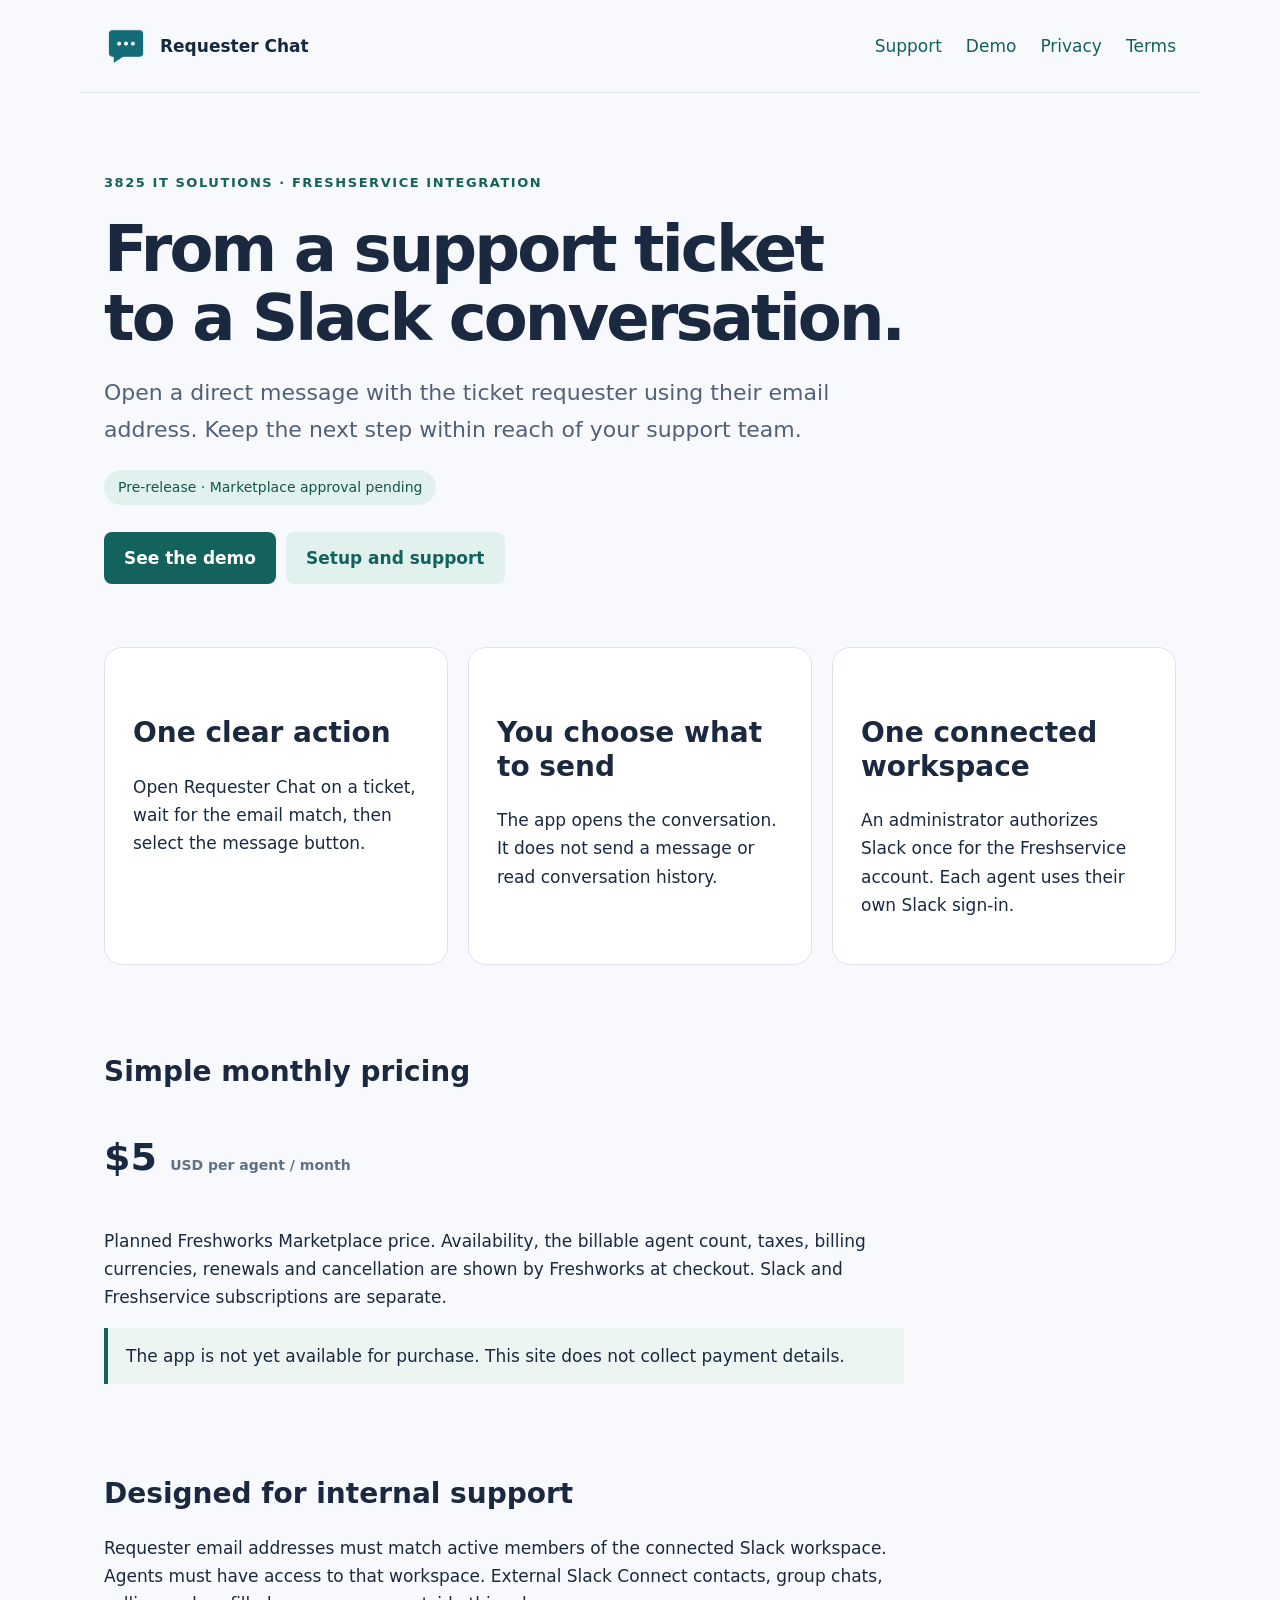
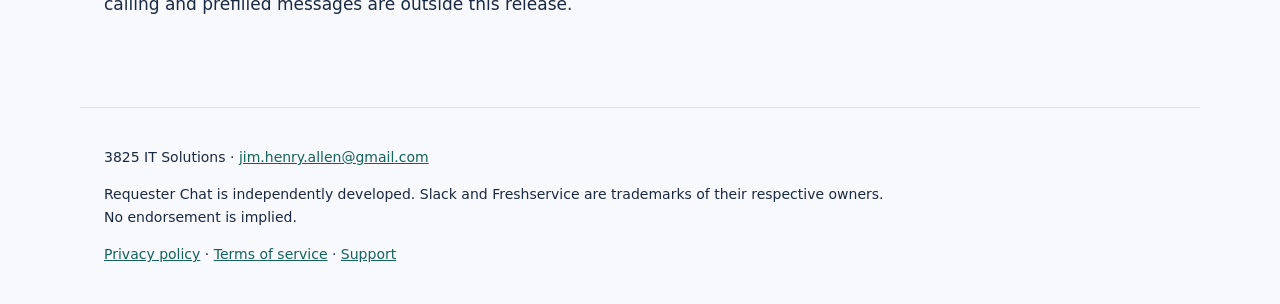
<file: index.html>
<!doctype html><html lang="en"><head><meta charset="utf-8"><meta name="viewport" content="width=device-width,initial-scale=1"><meta name="description" content="Open a requester conversation in Slack"><title>Open a requester conversation in Slack | Requester Chat</title><link rel="icon" href="icon.png"><link rel="stylesheet" href="style.css"></head><body><header><a class="brand" href="index.html"><img src="icon.png" alt="">Requester Chat</a><nav aria-label="Main navigation"><a href="support.html">Support</a><a href="demo.html">Demo</a><a href="privacy.html">Privacy</a><a href="terms.html">Terms</a></nav></header><main><section class="hero"><span class="eyebrow">3825 IT Solutions · Freshservice integration</span><h1>From a support ticket<br>to a Slack conversation.</h1><p class="lead">Open a direct message with the ticket requester using their email address. Keep the next step within reach of your support team.</p><span class="badge">Pre-release · Marketplace approval pending</span><p><a class="button" href="demo.html">See the demo</a><a class="button secondary" href="support.html">Setup and support</a></p></section><div class="cards"><section class="card"><h2>One clear action</h2><p>Open Requester Chat on a ticket, wait for the email match, then select the message button.</p></section><section class="card"><h2>You choose what to send</h2><p>The app opens the conversation. It does not send a message or read conversation history.</p></section><section class="card"><h2>One connected workspace</h2><p>An administrator authorizes Slack once for the Freshservice account. Each agent uses their own Slack sign-in.</p></section></div><section class="hero"><h2>Simple monthly pricing</h2><p class="price">$5 <span class="small">USD per agent / month</span></p><p>Planned Freshworks Marketplace price. Availability, the billable agent count, taxes, billing currencies, renewals and cancellation are shown by Freshworks at checkout. Slack and Freshservice subscriptions are separate.</p><p class="notice">The app is not yet available for purchase. This site does not collect payment details.</p></section><h2>Designed for internal support</h2><p>Requester email addresses must match active members of the connected Slack workspace. Agents must have access to that workspace. External Slack Connect contacts, group chats, calling and prefilled messages are outside this release.</p></main><footer><p>3825 IT Solutions · <a href="mailto:jim.henry.allen@gmail.com">jim.henry.allen@gmail.com</a></p><p>Requester Chat is independently developed. Slack and Freshservice are trademarks of their respective owners. No endorsement is implied.</p><p><a href="privacy.html">Privacy policy</a> · <a href="terms.html">Terms of service</a> · <a href="support.html">Support</a></p></footer></body></html>
</file>
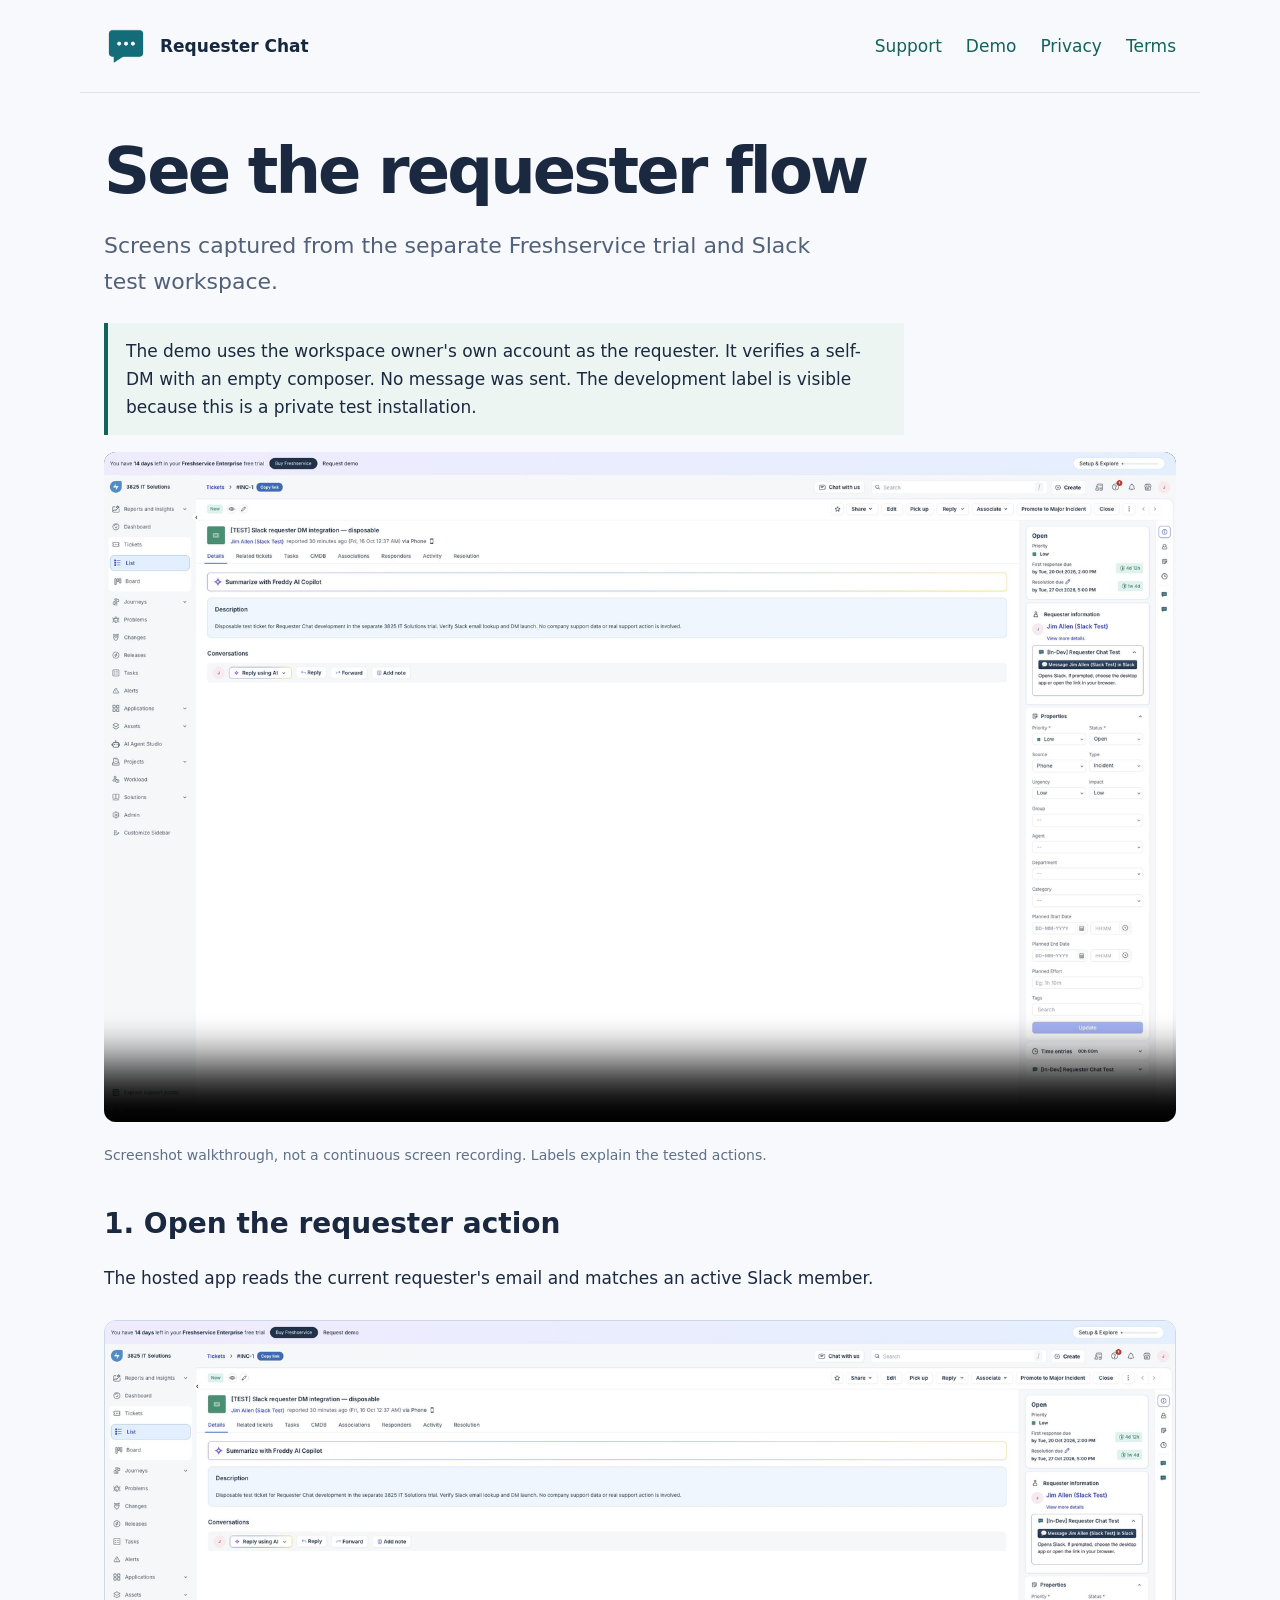
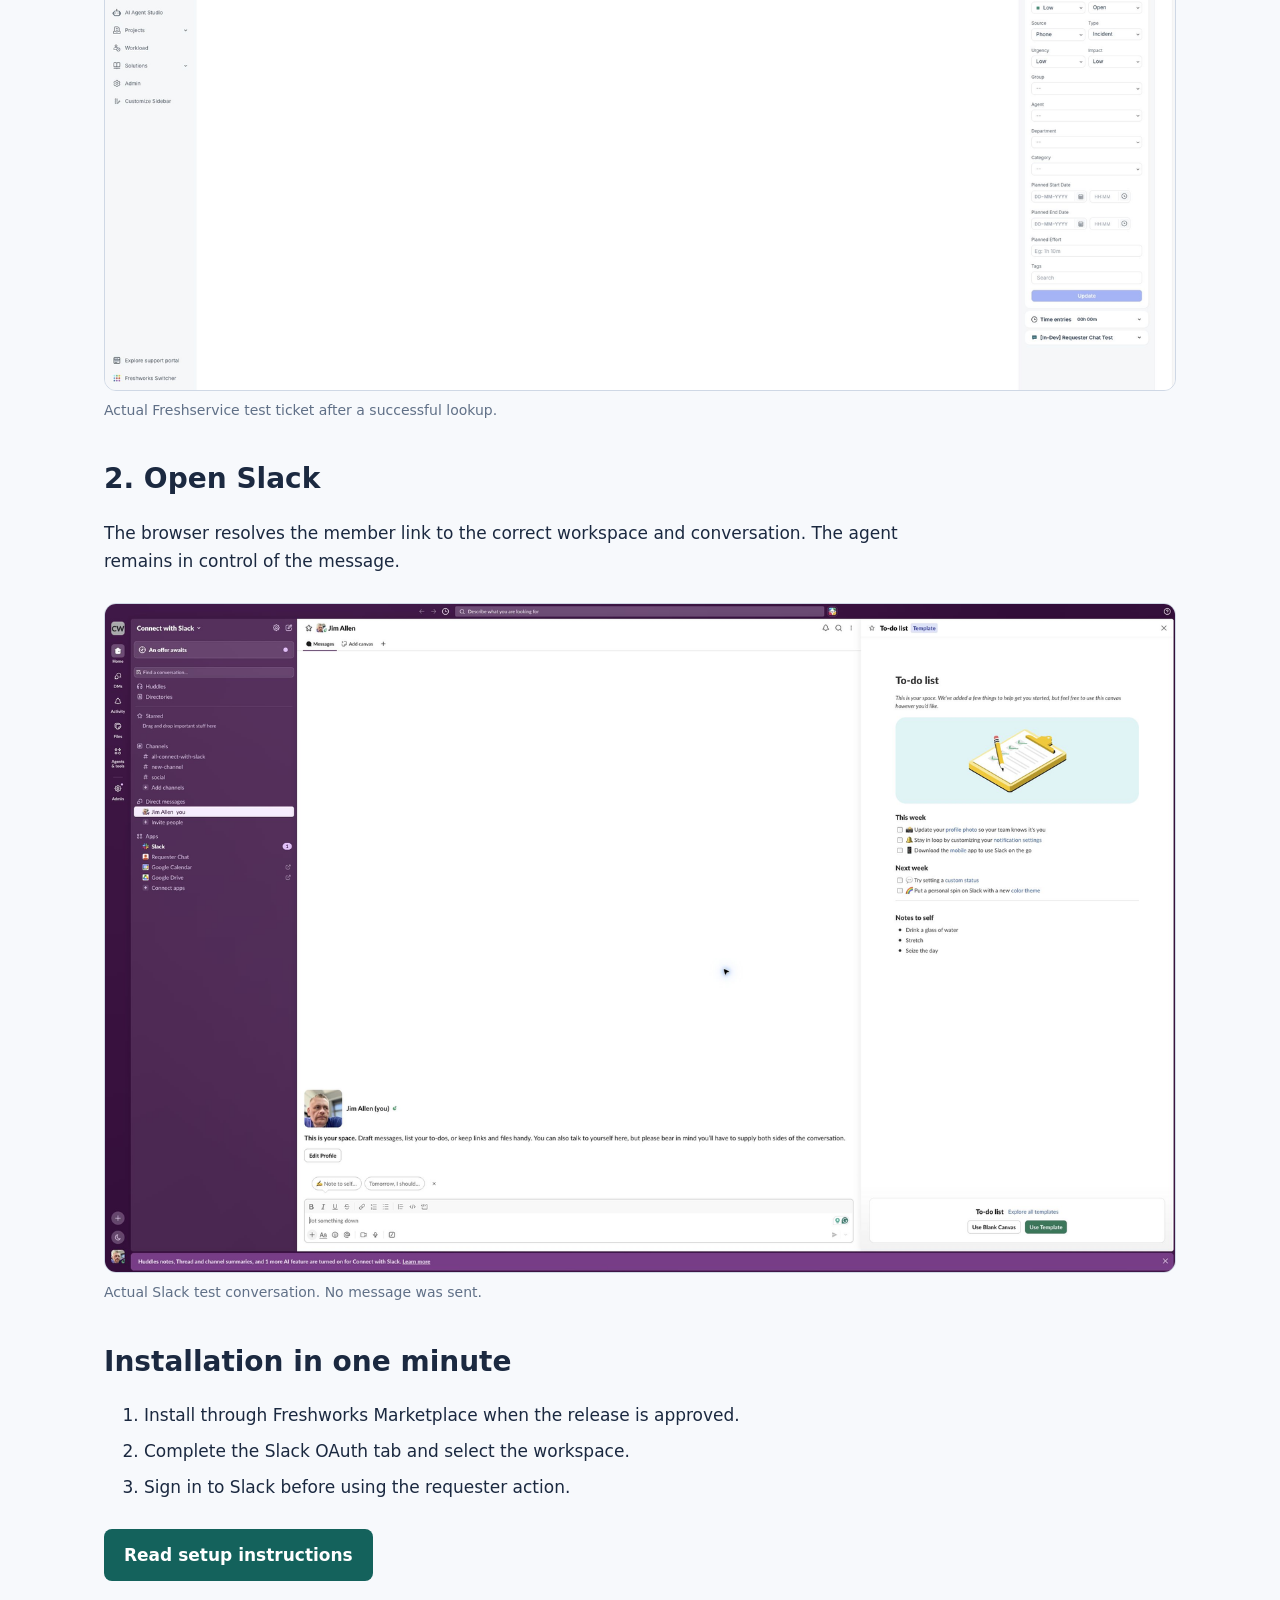
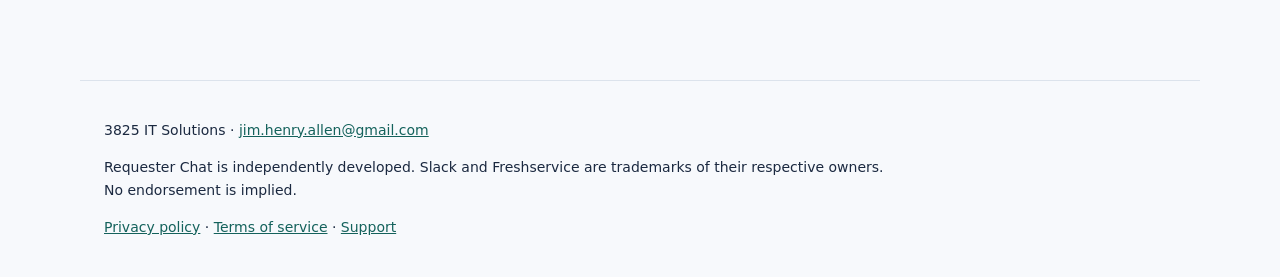
<file: demo.html>
<!doctype html><html lang="en"><head><meta charset="utf-8"><meta name="viewport" content="width=device-width,initial-scale=1"><meta name="description" content="Product demo"><title>Product demo | Requester Chat</title><link rel="icon" href="icon.png"><link rel="stylesheet" href="style.css"></head><body><header><a class="brand" href="index.html"><img src="icon.png" alt="">Requester Chat</a><nav aria-label="Main navigation"><a href="support.html">Support</a><a href="demo.html">Demo</a><a href="privacy.html">Privacy</a><a href="terms.html">Terms</a></nav></header><main><h1>See the requester flow</h1><p class="lead">Screens captured from the separate Freshservice trial and Slack test workspace.</p><p class="notice">The demo uses the workspace owner's own account as the requester. It verifies a self-DM with an empty composer. No message was sent. The development label is visible because this is a private test installation.</p><video controls preload="metadata" poster="01-requester-match.png"><source src="requester-chat-demo.mp4" type="video/mp4">Your browser does not support embedded video. <a href="requester-chat-demo.mp4">Download the demo</a>.</video><p class="small">Screenshot walkthrough, not a continuous screen recording. Labels explain the tested actions.</p><h2>1. Open the requester action</h2><p>The hosted app reads the current requester's email and matches an active Slack member.</p><figure><img src="01-requester-match.png" alt="Requester Chat showing a message action on the Freshservice test ticket" width="1600" height="1000"><figcaption>Actual Freshservice test ticket after a successful lookup.</figcaption></figure><h2>2. Open Slack</h2><p>The browser resolves the member link to the correct workspace and conversation. The agent remains in control of the message.</p><figure><img src="02-slack-dm.png" alt="Slack self-DM with an empty message composer" width="1600" height="1000"><figcaption>Actual Slack test conversation. No message was sent.</figcaption></figure><h2>Installation in one minute</h2><ol><li>Install through Freshworks Marketplace when the release is approved.</li><li>Complete the Slack OAuth tab and select the workspace.</li><li>Sign in to Slack before using the requester action.</li></ol><p><a class="button" href="support.html">Read setup instructions</a></p></main><footer><p>3825 IT Solutions · <a href="mailto:jim.henry.allen@gmail.com">jim.henry.allen@gmail.com</a></p><p>Requester Chat is independently developed. Slack and Freshservice are trademarks of their respective owners. No endorsement is implied.</p><p><a href="privacy.html">Privacy policy</a> · <a href="terms.html">Terms of service</a> · <a href="support.html">Support</a></p></footer></body></html>
</file>
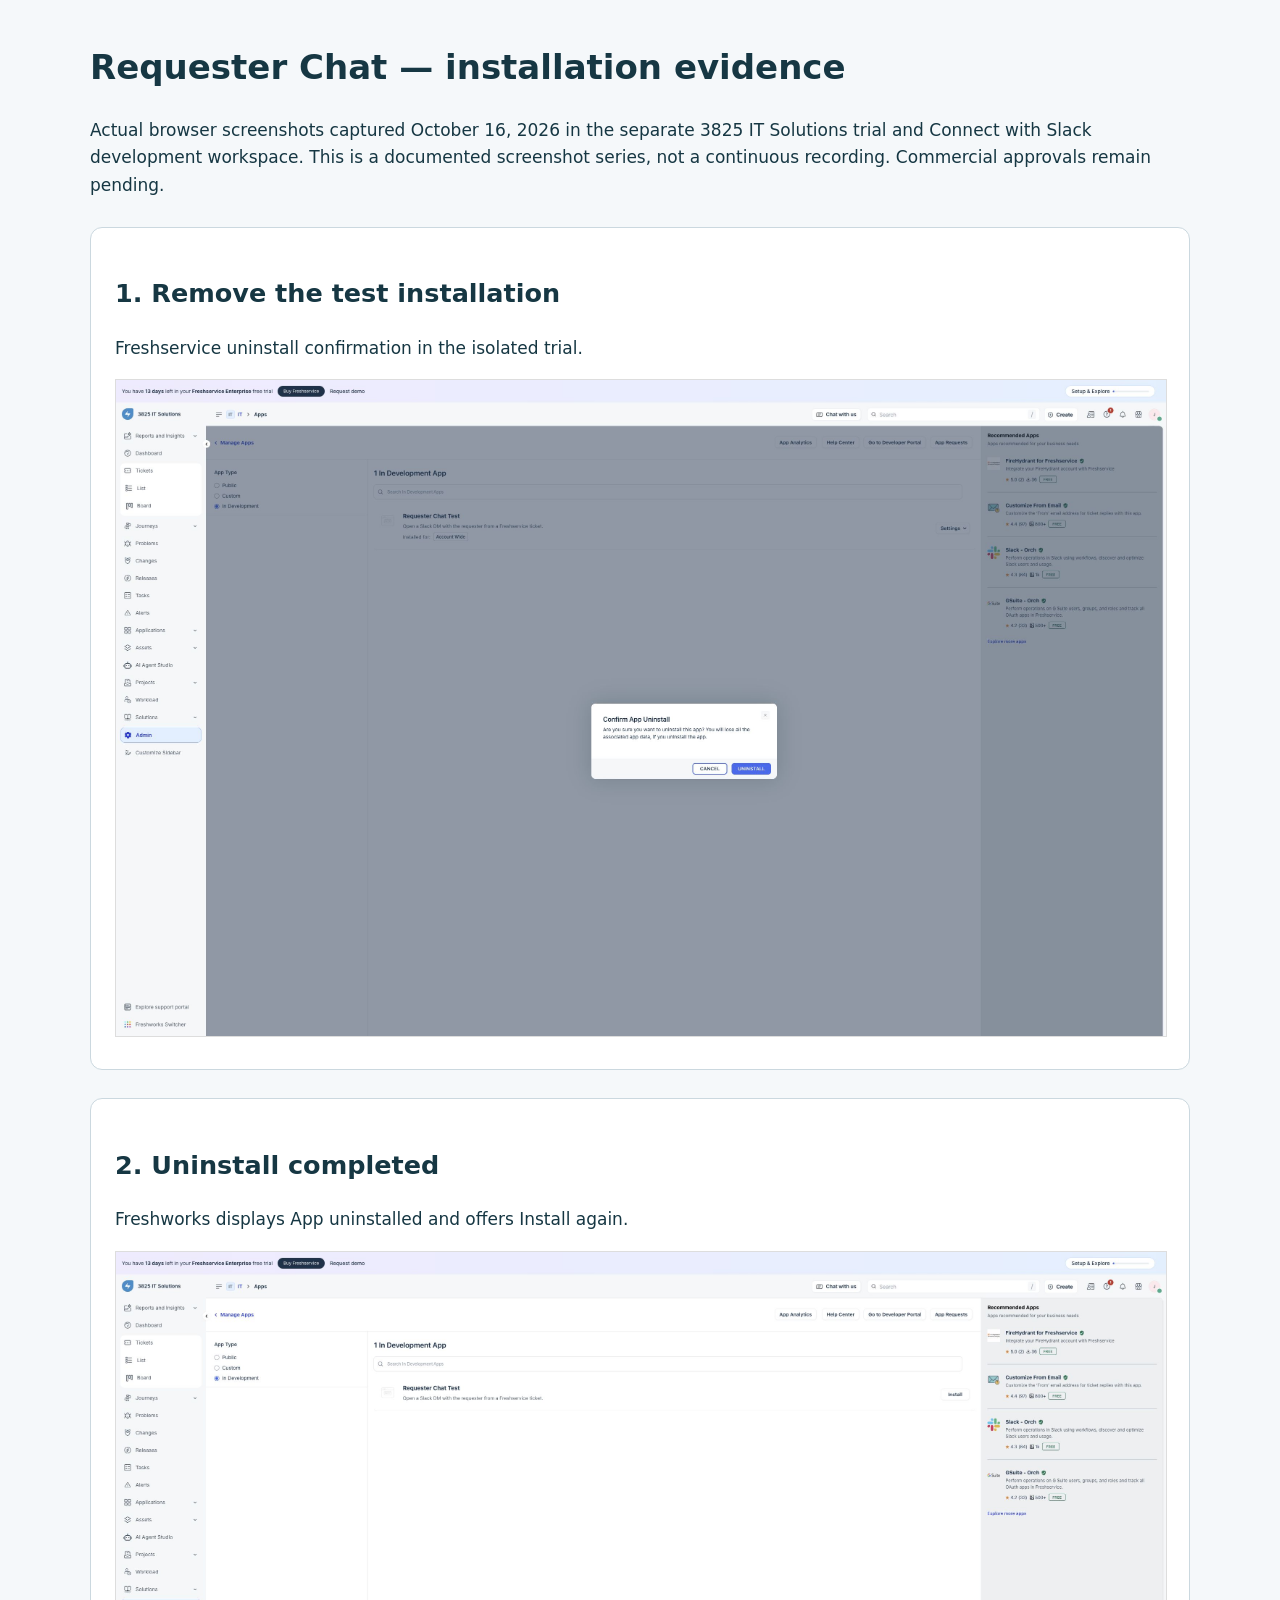
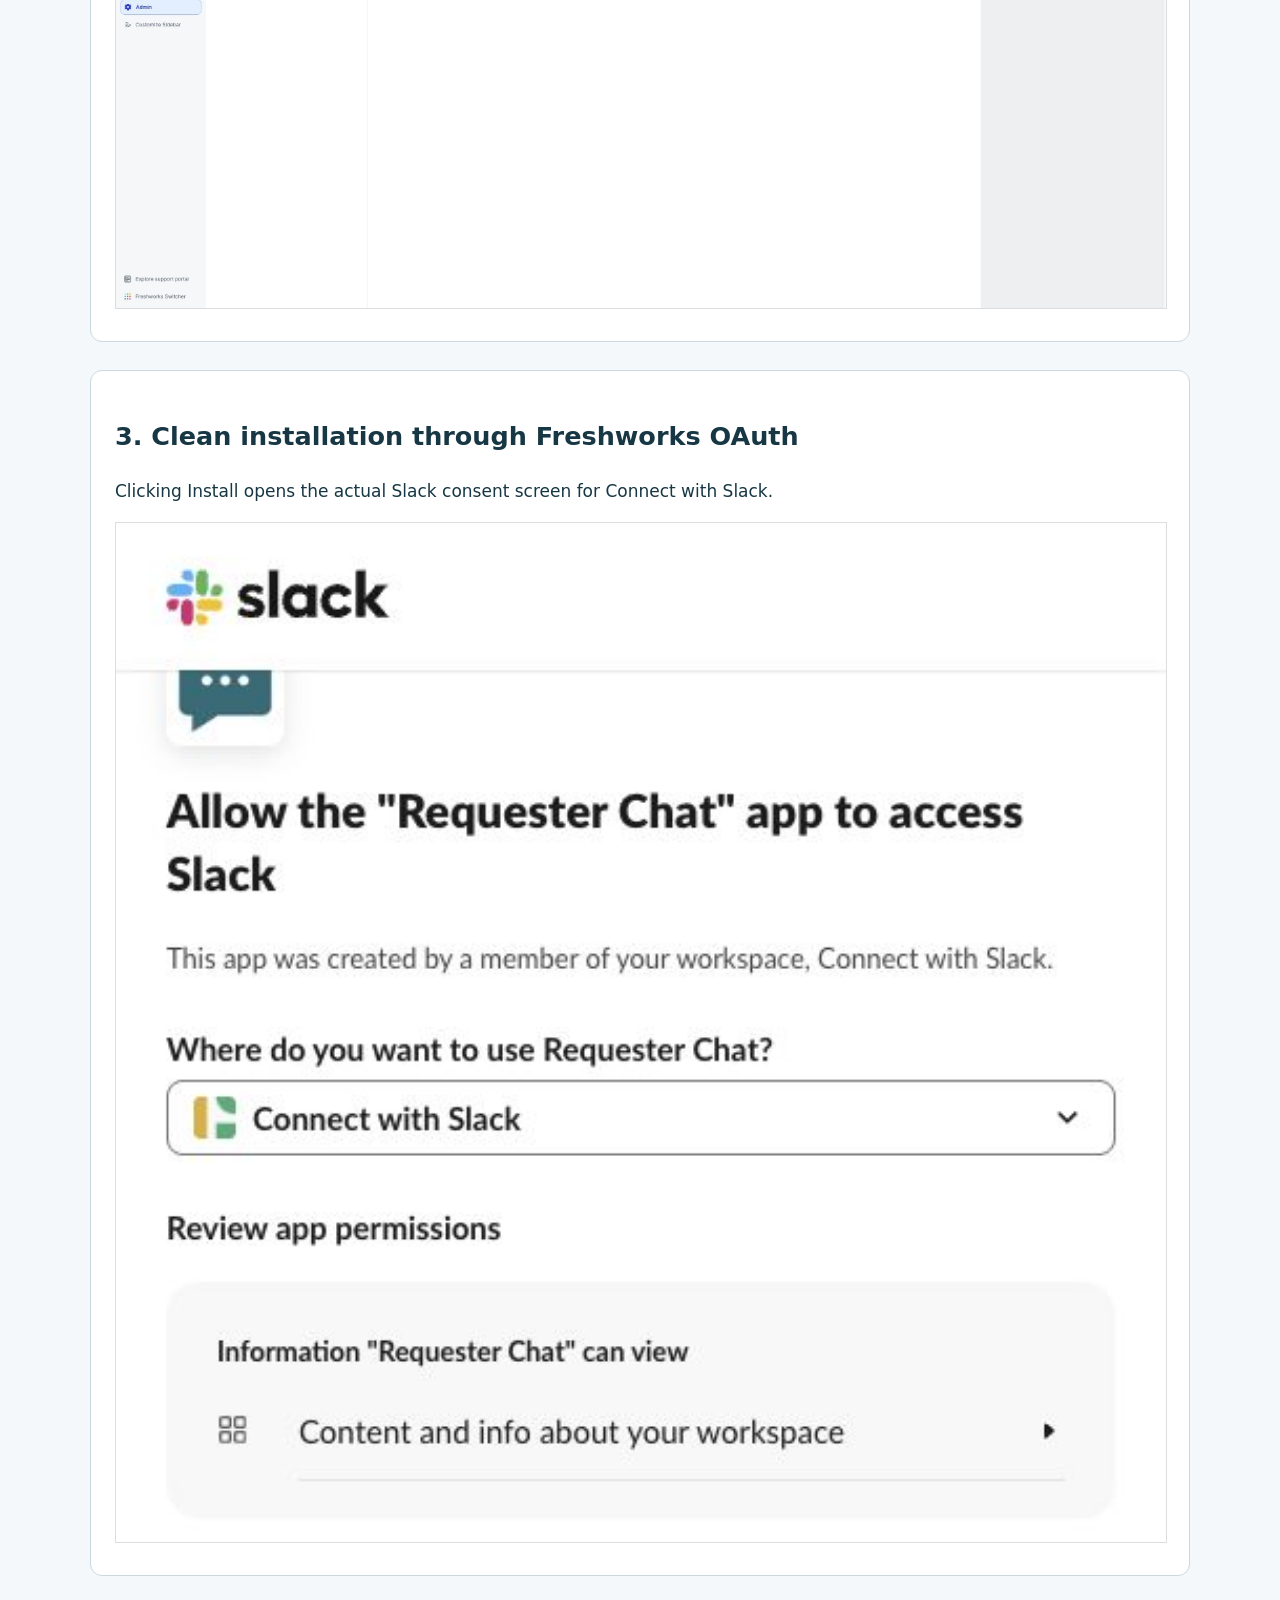
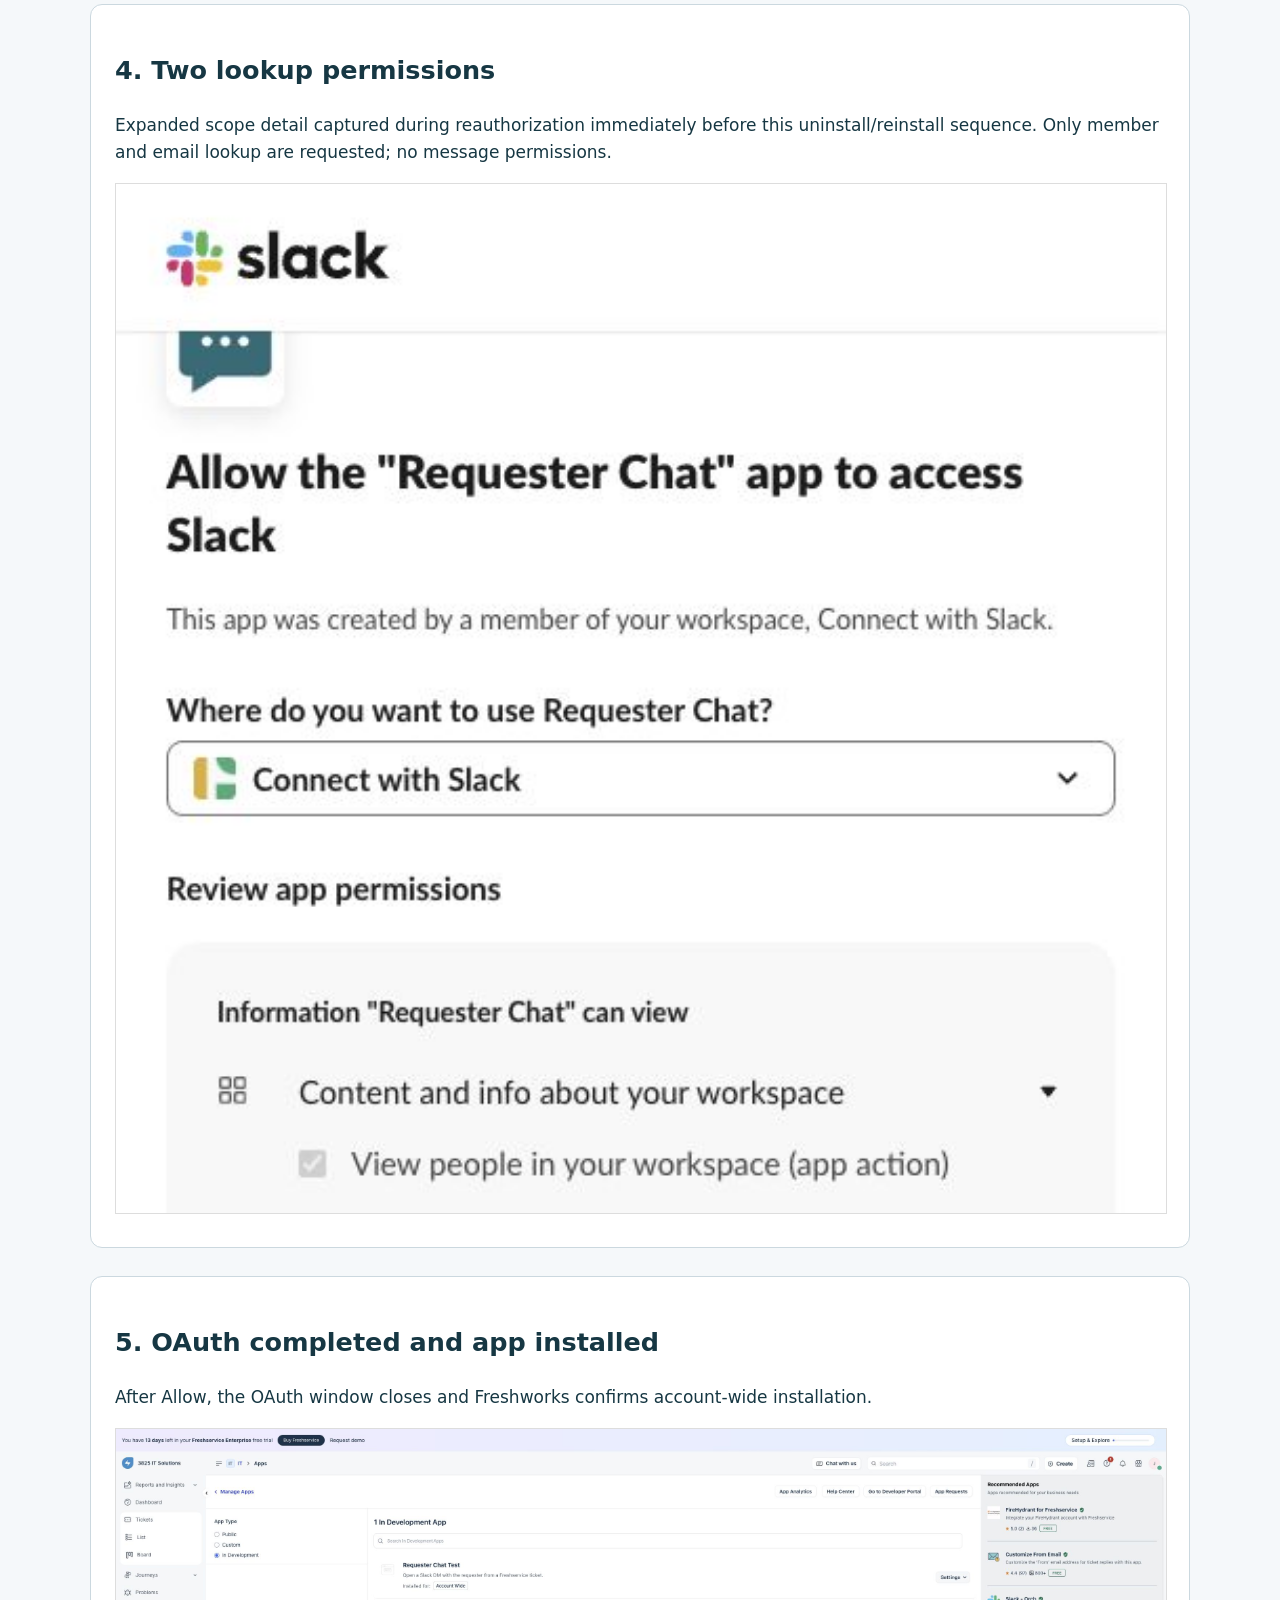
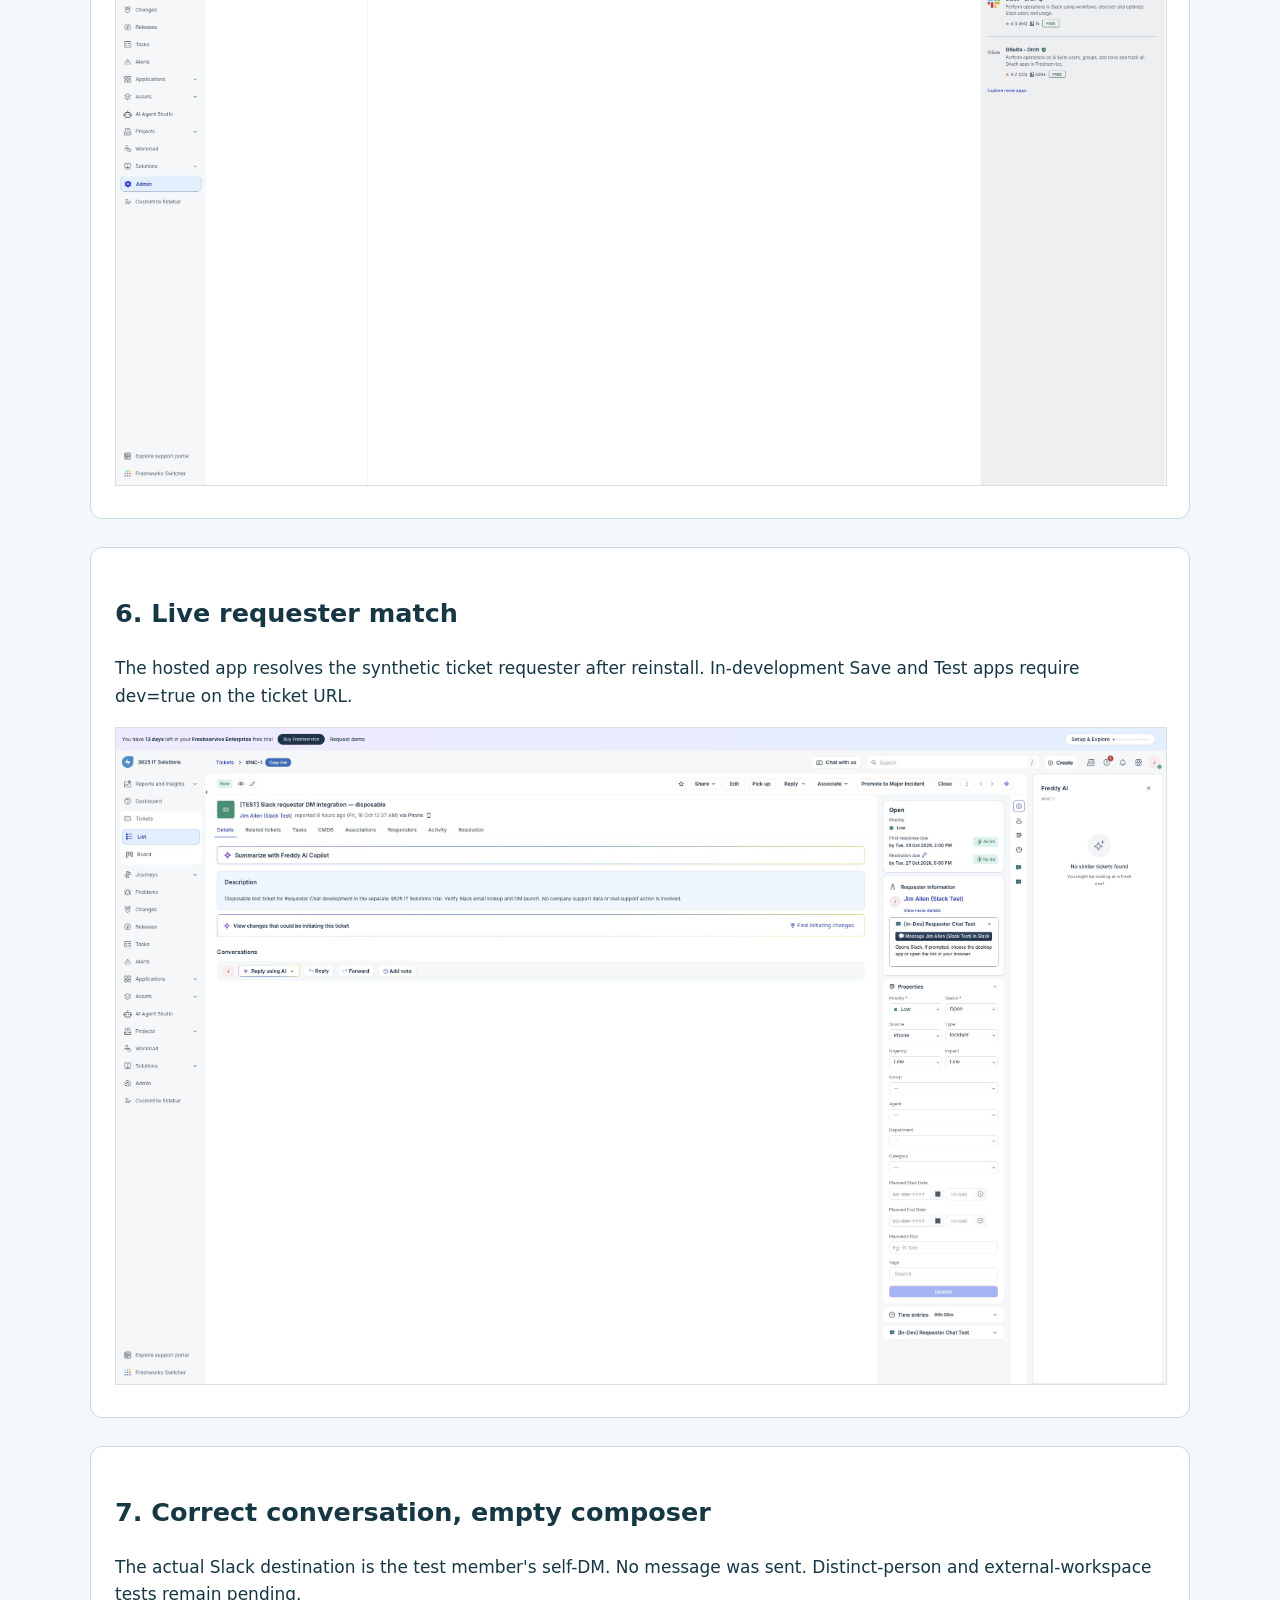
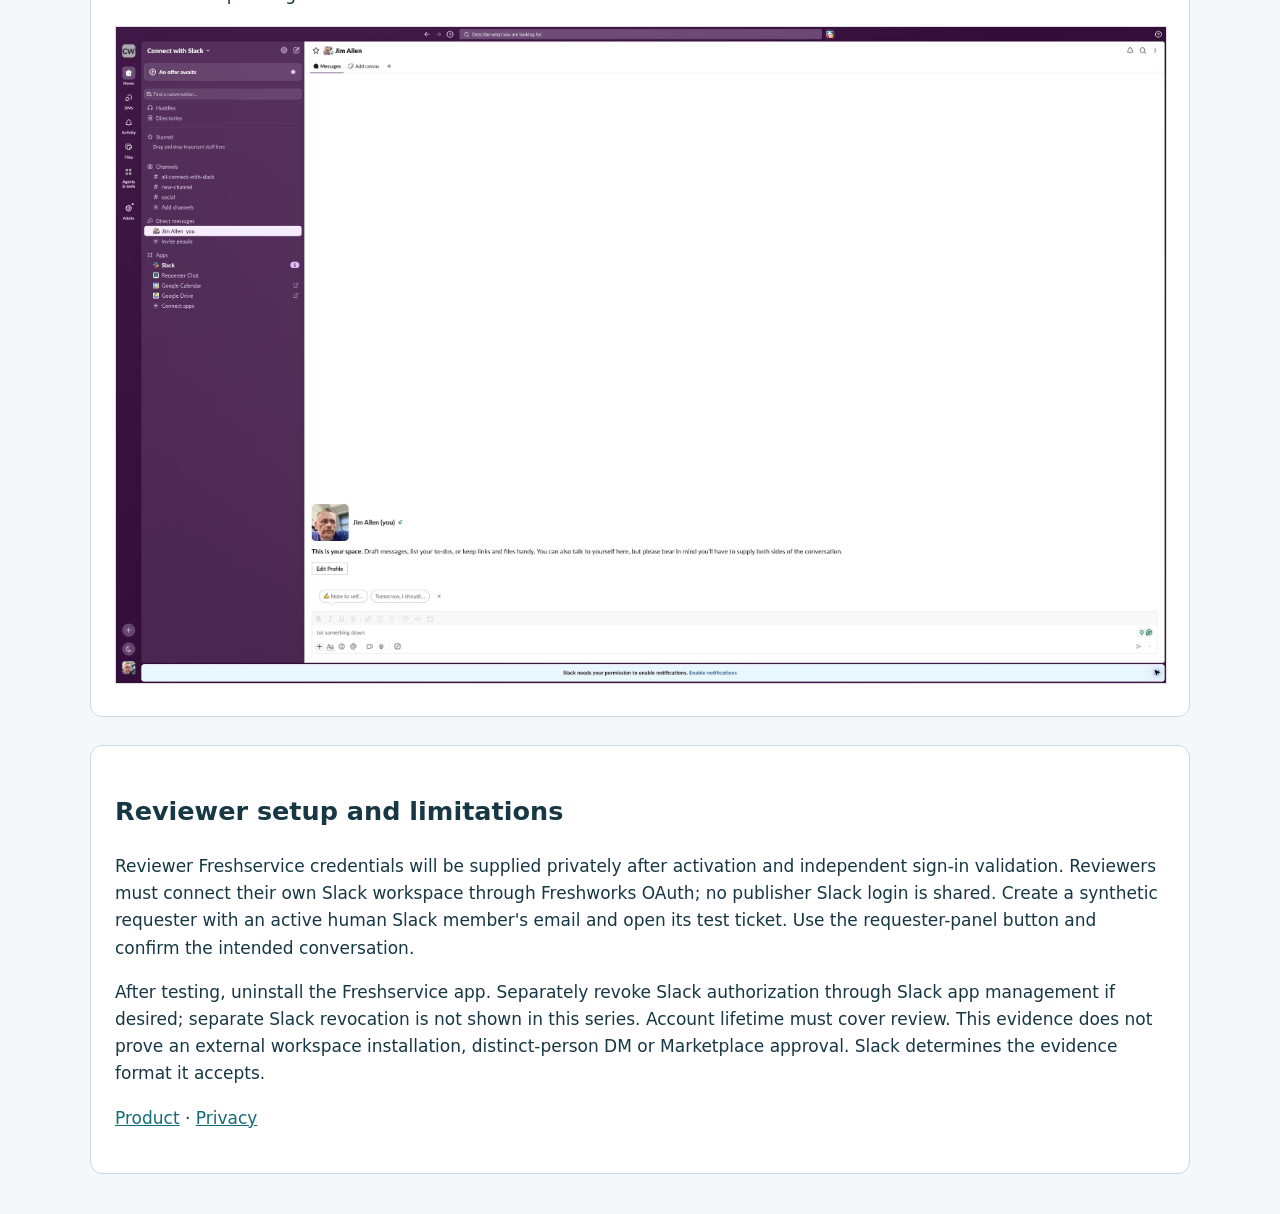
<file: installation-evidence.html>
<!doctype html><html lang="en"><meta charset="utf-8"><meta name="viewport" content="width=device-width,initial-scale=1"><title>Requester Chat installation evidence</title><style>body{font:17px/1.6 system-ui;max-width:1100px;margin:40px auto;padding:0 24px;color:#163743;background:#f5f8fa}section{background:white;padding:24px;margin:28px 0;border:1px solid #cbd8df;border-radius:12px}img{width:100%;height:auto;border:1px solid #ddd}a{color:#146c78}</style>
<h1>Requester Chat — installation evidence</h1><p>Actual browser screenshots captured October 16, 2026 in the separate 3825 IT Solutions trial and Connect with Slack development workspace. This is a documented screenshot series, not a continuous recording. Commercial approvals remain pending.</p>
<section><h2>1. Remove the test installation</h2><p>Freshservice uninstall confirmation in the isolated trial.</p><img src="06-freshservice-uninstall.png" alt="Freshservice uninstall confirmation"></section>
<section><h2>2. Uninstall completed</h2><p>Freshworks displays App uninstalled and offers Install again.</p><img src="07-uninstalled-confirmed.png" alt="App uninstalled"></section>
<section><h2>3. Clean installation through Freshworks OAuth</h2><p>Clicking Install opens the actual Slack consent screen for Connect with Slack.</p><img src="01-clean-install-oauth.png" alt="Clean installation OAuth"></section>
<section><h2>4. Two lookup permissions</h2><p>Expanded scope detail captured during reauthorization immediately before this uninstall/reinstall sequence. Only member and email lookup are requested; no message permissions.</p><img src="02-slack-oauth-scopes.png" alt="Member and email lookup permissions"></section>
<section><h2>5. OAuth completed and app installed</h2><p>After Allow, the OAuth window closes and Freshworks confirms account-wide installation.</p><img src="03-installed-confirmed.png" alt="Freshservice installed confirmation"></section>
<section><h2>6. Live requester match</h2><p>The hosted app resolves the synthetic ticket requester after reinstall. In-development Save and Test apps require dev=true on the ticket URL.</p><img src="04-live-requester-match.png" alt="Live requester match"></section>
<section><h2>7. Correct conversation, empty composer</h2><p>The actual Slack destination is the test member's self-DM. No message was sent. Distinct-person and external-workspace tests remain pending.</p><img src="05-correct-self-dm-empty.png" alt="Correct self-DM with empty composer"></section>
<section><h2>Reviewer setup and limitations</h2><p>Reviewer Freshservice credentials will be supplied privately after activation and independent sign-in validation. Reviewers must connect their own Slack workspace through Freshworks OAuth; no publisher Slack login is shared. Create a synthetic requester with an active human Slack member's email and open its test ticket. Use the requester-panel button and confirm the intended conversation.</p><p>After testing, uninstall the Freshservice app. Separately revoke Slack authorization through Slack app management if desired; separate Slack revocation is not shown in this series. Account lifetime must cover review. This evidence does not prove an external workspace installation, distinct-person DM or Marketplace approval. Slack determines the evidence format it accepts.</p><p><a href="https://jimhallenjr.github.io/requester-chat-site/">Product</a> · <a href="https://jimhallenjr.github.io/requester-chat-site/privacy.html">Privacy</a></p></section></html>
</file>
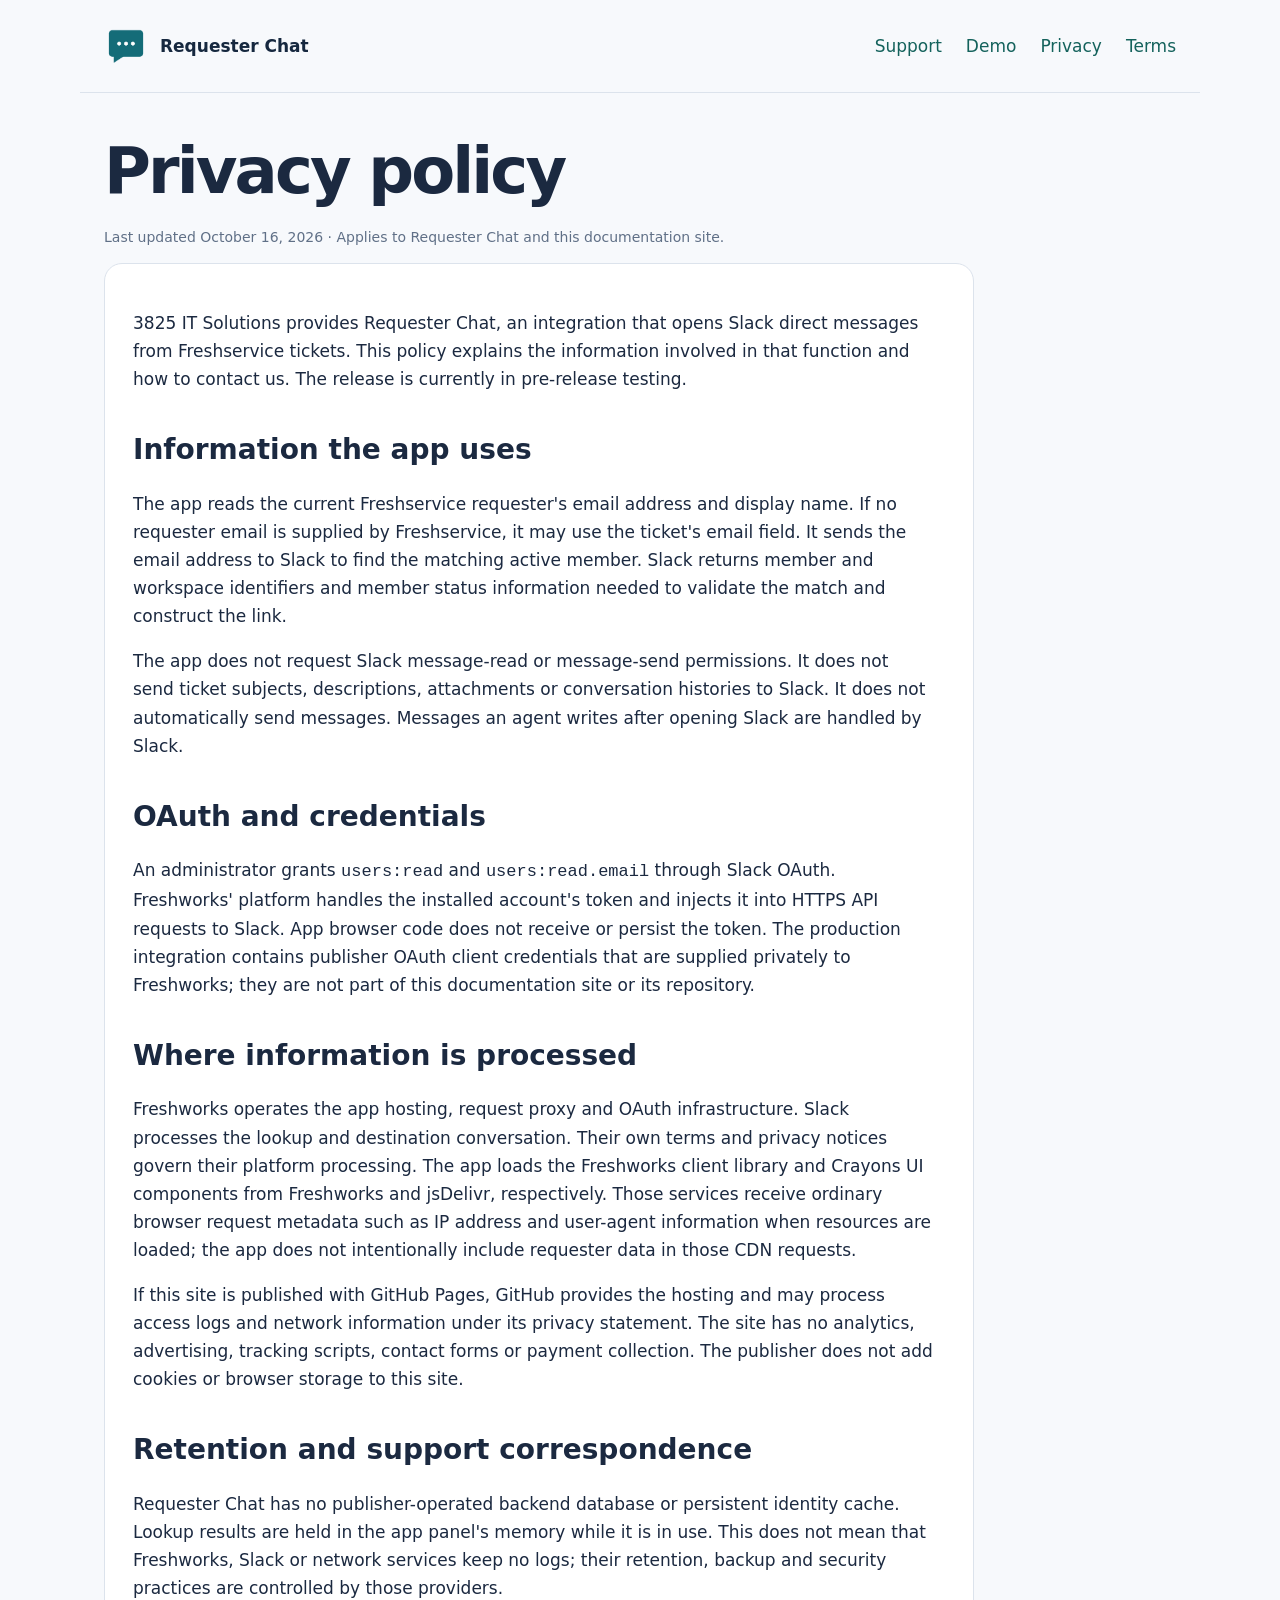
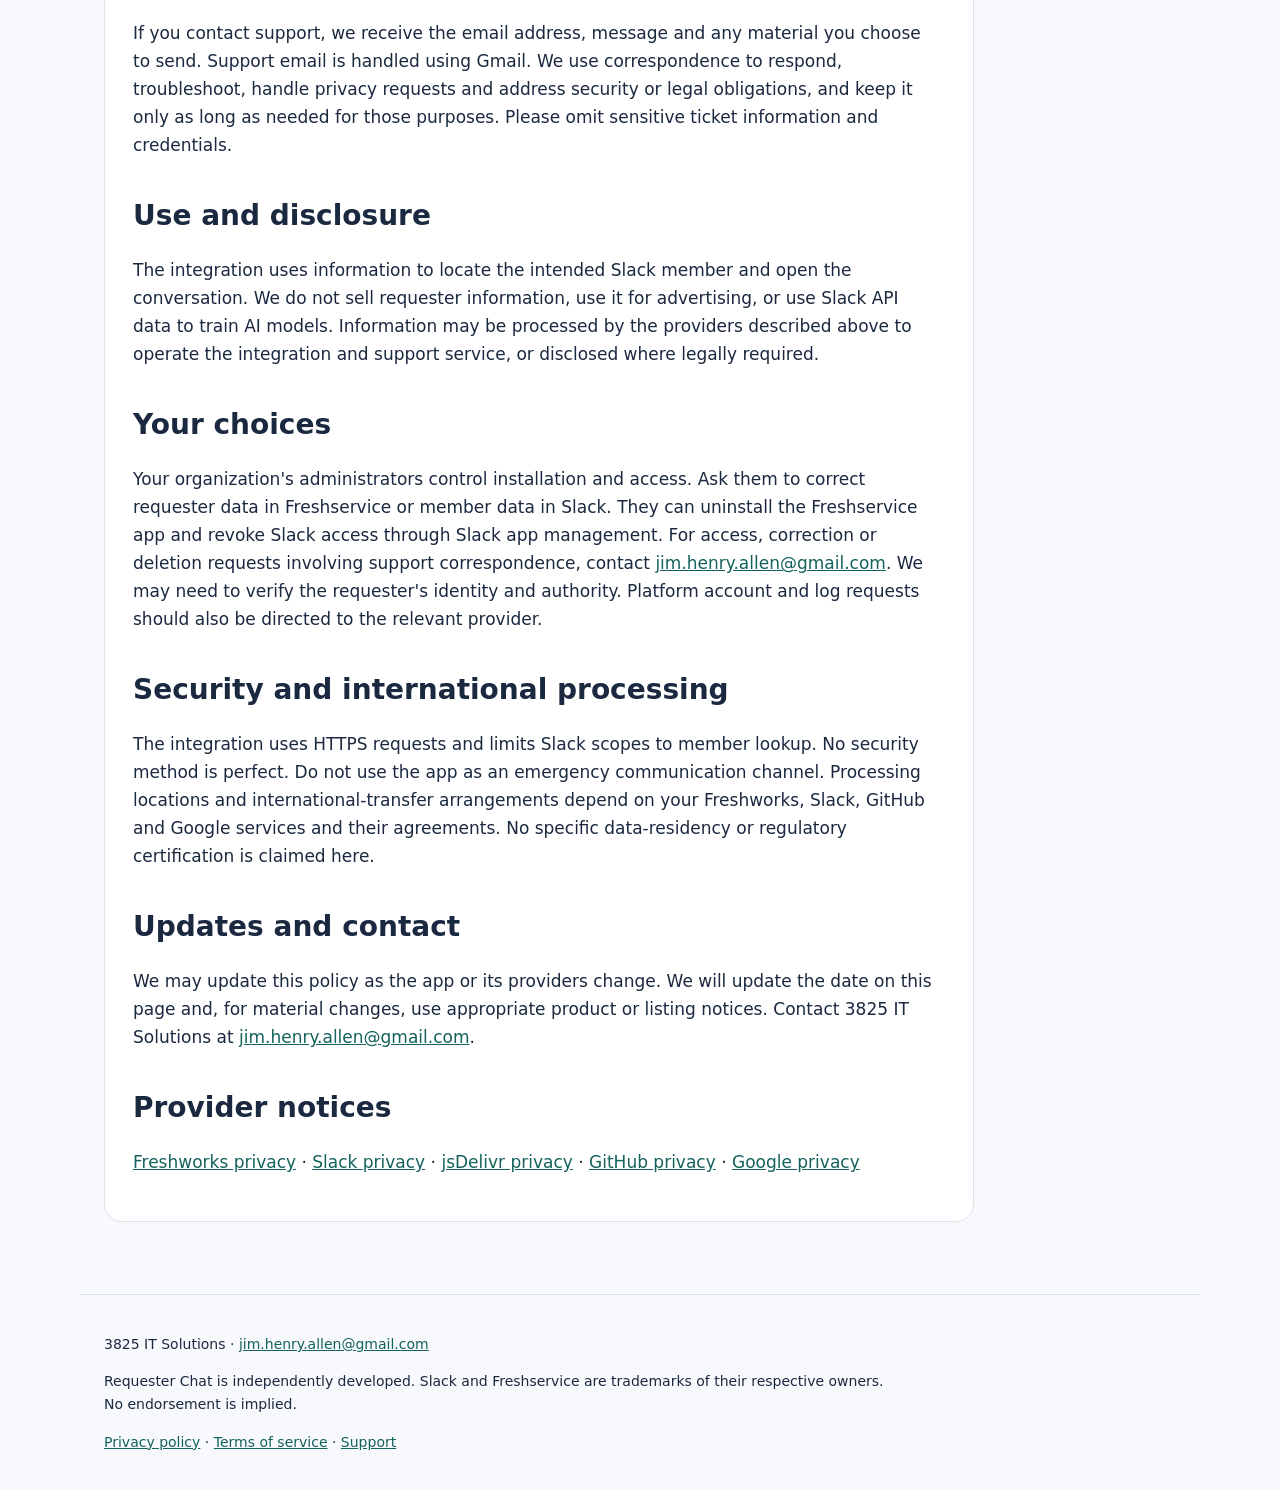
<file: privacy.html>
<!doctype html><html lang="en"><head><meta charset="utf-8"><meta name="viewport" content="width=device-width,initial-scale=1"><meta name="description" content="Privacy policy"><title>Privacy policy | Requester Chat</title><link rel="icon" href="icon.png"><link rel="stylesheet" href="style.css"></head><body><header><a class="brand" href="index.html"><img src="icon.png" alt="">Requester Chat</a><nav aria-label="Main navigation"><a href="support.html">Support</a><a href="demo.html">Demo</a><a href="privacy.html">Privacy</a><a href="terms.html">Terms</a></nav></header><main><h1>Privacy policy</h1><p class="small">Last updated October 16, 2026 · Applies to Requester Chat and this documentation site.</p><section class="paper"><p>3825 IT Solutions provides Requester Chat, an integration that opens Slack direct messages from Freshservice tickets. This policy explains the information involved in that function and how to contact us. The release is currently in pre-release testing.</p><h2>Information the app uses</h2><p>The app reads the current Freshservice requester's email address and display name. If no requester email is supplied by Freshservice, it may use the ticket's email field. It sends the email address to Slack to find the matching active member. Slack returns member and workspace identifiers and member status information needed to validate the match and construct the link.</p><p>The app does not request Slack message-read or message-send permissions. It does not send ticket subjects, descriptions, attachments or conversation histories to Slack. It does not automatically send messages. Messages an agent writes after opening Slack are handled by Slack.</p><h2>OAuth and credentials</h2><p>An administrator grants <code>users:read</code> and <code>users:read.email</code> through Slack OAuth. Freshworks' platform handles the installed account's token and injects it into HTTPS API requests to Slack. App browser code does not receive or persist the token. The production integration contains publisher OAuth client credentials that are supplied privately to Freshworks; they are not part of this documentation site or its repository.</p><h2>Where information is processed</h2><p>Freshworks operates the app hosting, request proxy and OAuth infrastructure. Slack processes the lookup and destination conversation. Their own terms and privacy notices govern their platform processing. The app loads the Freshworks client library and Crayons UI components from Freshworks and jsDelivr, respectively. Those services receive ordinary browser request metadata such as IP address and user-agent information when resources are loaded; the app does not intentionally include requester data in those CDN requests.</p><p>If this site is published with GitHub Pages, GitHub provides the hosting and may process access logs and network information under its privacy statement. The site has no analytics, advertising, tracking scripts, contact forms or payment collection. The publisher does not add cookies or browser storage to this site.</p><h2>Retention and support correspondence</h2><p>Requester Chat has no publisher-operated backend database or persistent identity cache. Lookup results are held in the app panel's memory while it is in use. This does not mean that Freshworks, Slack or network services keep no logs; their retention, backup and security practices are controlled by those providers.</p><p>If you contact support, we receive the email address, message and any material you choose to send. Support email is handled using Gmail. We use correspondence to respond, troubleshoot, handle privacy requests and address security or legal obligations, and keep it only as long as needed for those purposes. Please omit sensitive ticket information and credentials.</p><h2>Use and disclosure</h2><p>The integration uses information to locate the intended Slack member and open the conversation. We do not sell requester information, use it for advertising, or use Slack API data to train AI models. Information may be processed by the providers described above to operate the integration and support service, or disclosed where legally required.</p><h2>Your choices</h2><p>Your organization's administrators control installation and access. Ask them to correct requester data in Freshservice or member data in Slack. They can uninstall the Freshservice app and revoke Slack access through Slack app management. For access, correction or deletion requests involving support correspondence, contact <a href="mailto:jim.henry.allen@gmail.com?subject=Requester%20Chat%20privacy%20request">jim.henry.allen@gmail.com</a>. We may need to verify the requester's identity and authority. Platform account and log requests should also be directed to the relevant provider.</p><h2>Security and international processing</h2><p>The integration uses HTTPS requests and limits Slack scopes to member lookup. No security method is perfect. Do not use the app as an emergency communication channel. Processing locations and international-transfer arrangements depend on your Freshworks, Slack, GitHub and Google services and their agreements. No specific data-residency or regulatory certification is claimed here.</p><h2>Updates and contact</h2><p>We may update this policy as the app or its providers change. We will update the date on this page and, for material changes, use appropriate product or listing notices. Contact 3825 IT Solutions at <a href="mailto:jim.henry.allen@gmail.com">jim.henry.allen@gmail.com</a>.</p><h2>Provider notices</h2><p><a href="https://www.freshworks.com/privacy/">Freshworks privacy</a> · <a href="https://slack.com/trust/privacy/privacy-policy">Slack privacy</a> · <a href="https://www.jsdelivr.com/terms/privacy-policy-jsdelivr-net">jsDelivr privacy</a> · <a href="https://docs.github.com/en/site-policy/privacy-policies/github-general-privacy-statement">GitHub privacy</a> · <a href="https://policies.google.com/privacy">Google privacy</a></p></section></main><footer><p>3825 IT Solutions · <a href="mailto:jim.henry.allen@gmail.com">jim.henry.allen@gmail.com</a></p><p>Requester Chat is independently developed. Slack and Freshservice are trademarks of their respective owners. No endorsement is implied.</p><p><a href="privacy.html">Privacy policy</a> · <a href="terms.html">Terms of service</a> · <a href="support.html">Support</a></p></footer></body></html>
</file>
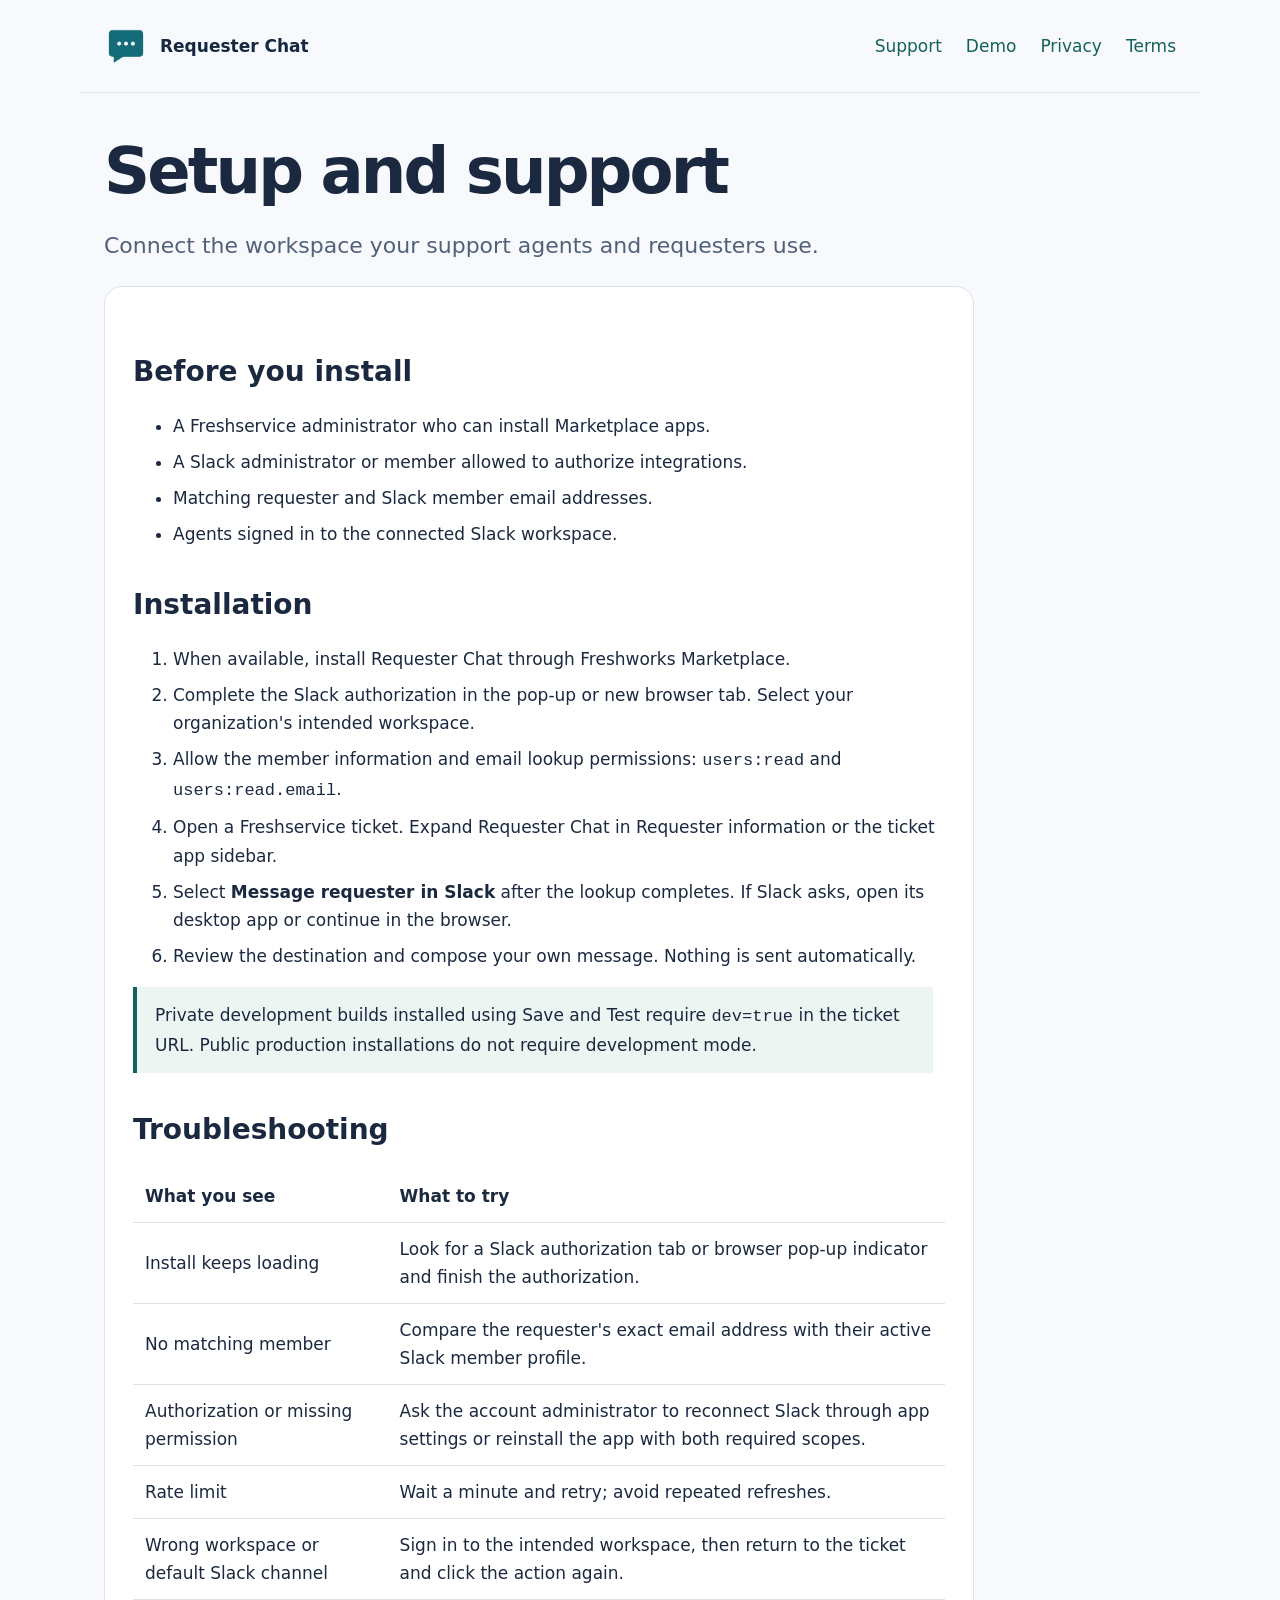
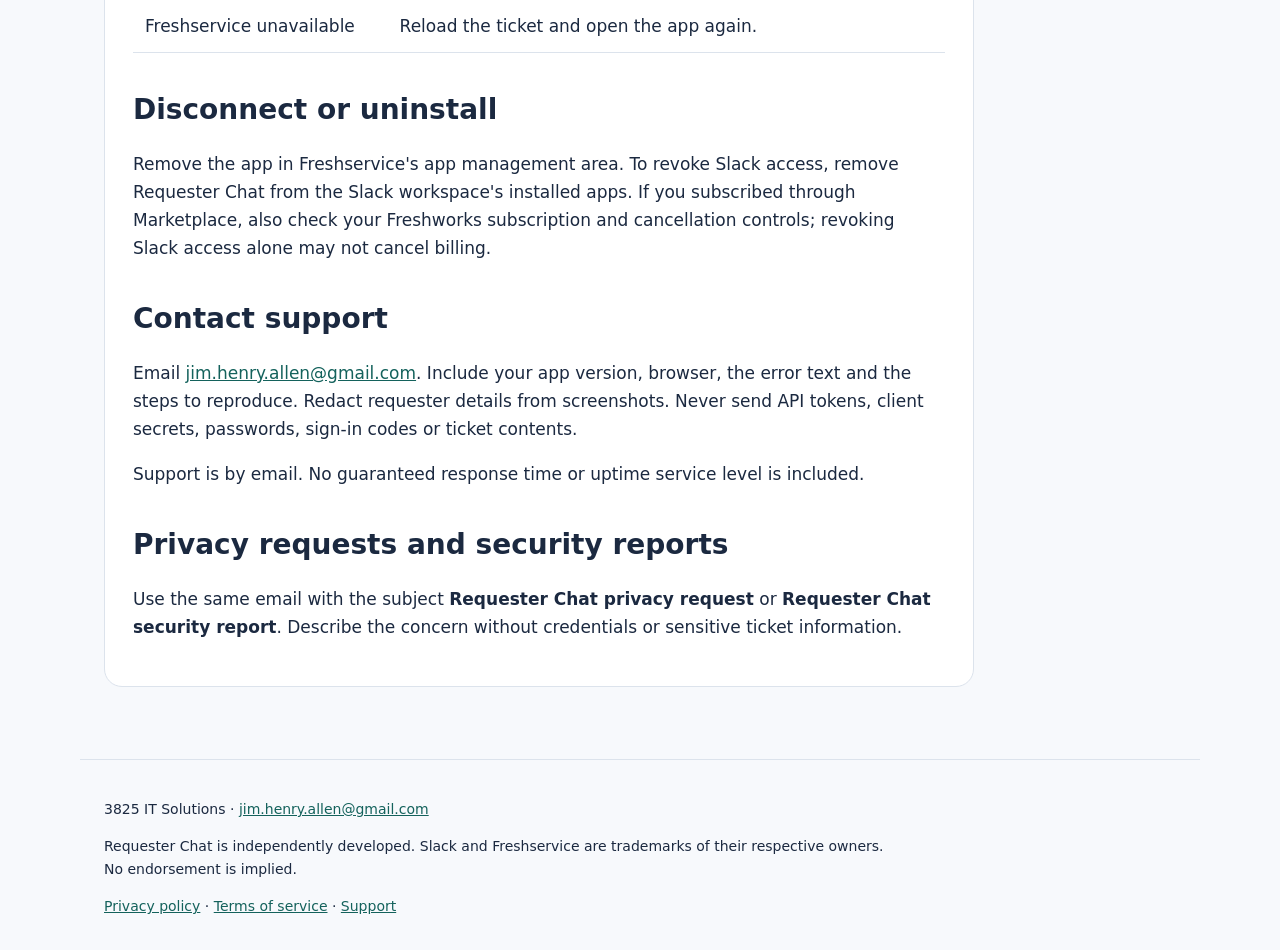
<file: support.html>
<!doctype html><html lang="en"><head><meta charset="utf-8"><meta name="viewport" content="width=device-width,initial-scale=1"><meta name="description" content="Setup and support"><title>Setup and support | Requester Chat</title><link rel="icon" href="icon.png"><link rel="stylesheet" href="style.css"></head><body><header><a class="brand" href="index.html"><img src="icon.png" alt="">Requester Chat</a><nav aria-label="Main navigation"><a href="support.html">Support</a><a href="demo.html">Demo</a><a href="privacy.html">Privacy</a><a href="terms.html">Terms</a></nav></header><main><h1>Setup and support</h1><p class="lead">Connect the workspace your support agents and requesters use.</p><section class="paper"><h2>Before you install</h2><ul><li>A Freshservice administrator who can install Marketplace apps.</li><li>A Slack administrator or member allowed to authorize integrations.</li><li>Matching requester and Slack member email addresses.</li><li>Agents signed in to the connected Slack workspace.</li></ul><h2>Installation</h2><ol><li>When available, install Requester Chat through Freshworks Marketplace.</li><li>Complete the Slack authorization in the pop-up or new browser tab. Select your organization's intended workspace.</li><li>Allow the member information and email lookup permissions: <code>users:read</code> and <code>users:read.email</code>.</li><li>Open a Freshservice ticket. Expand Requester Chat in Requester information or the ticket app sidebar.</li><li>Select <strong>Message requester in Slack</strong> after the lookup completes. If Slack asks, open its desktop app or continue in the browser.</li><li>Review the destination and compose your own message. Nothing is sent automatically.</li></ol><p class="notice">Private development builds installed using Save and Test require <code>dev=true</code> in the ticket URL. Public production installations do not require development mode.</p><h2>Troubleshooting</h2><table><tr><th>What you see</th><th>What to try</th></tr><tr><td>Install keeps loading</td><td>Look for a Slack authorization tab or browser pop-up indicator and finish the authorization.</td></tr><tr><td>No matching member</td><td>Compare the requester's exact email address with their active Slack member profile.</td></tr><tr><td>Authorization or missing permission</td><td>Ask the account administrator to reconnect Slack through app settings or reinstall the app with both required scopes.</td></tr><tr><td>Rate limit</td><td>Wait a minute and retry; avoid repeated refreshes.</td></tr><tr><td>Wrong workspace or default Slack channel</td><td>Sign in to the intended workspace, then return to the ticket and click the action again.</td></tr><tr><td>Freshservice unavailable</td><td>Reload the ticket and open the app again.</td></tr></table><h2>Disconnect or uninstall</h2><p>Remove the app in Freshservice's app management area. To revoke Slack access, remove Requester Chat from the Slack workspace's installed apps. If you subscribed through Marketplace, also check your Freshworks subscription and cancellation controls; revoking Slack access alone may not cancel billing.</p><h2>Contact support</h2><p>Email <a href="mailto:jim.henry.allen@gmail.com?subject=Requester%20Chat%20support">jim.henry.allen@gmail.com</a>. Include your app version, browser, the error text and the steps to reproduce. Redact requester details from screenshots. Never send API tokens, client secrets, passwords, sign-in codes or ticket contents.</p><p>Support is by email. No guaranteed response time or uptime service level is included.</p><h2>Privacy requests and security reports</h2><p>Use the same email with the subject <strong>Requester Chat privacy request</strong> or <strong>Requester Chat security report</strong>. Describe the concern without credentials or sensitive ticket information.</p></section></main><footer><p>3825 IT Solutions · <a href="mailto:jim.henry.allen@gmail.com">jim.henry.allen@gmail.com</a></p><p>Requester Chat is independently developed. Slack and Freshservice are trademarks of their respective owners. No endorsement is implied.</p><p><a href="privacy.html">Privacy policy</a> · <a href="terms.html">Terms of service</a> · <a href="support.html">Support</a></p></footer></body></html>
</file>
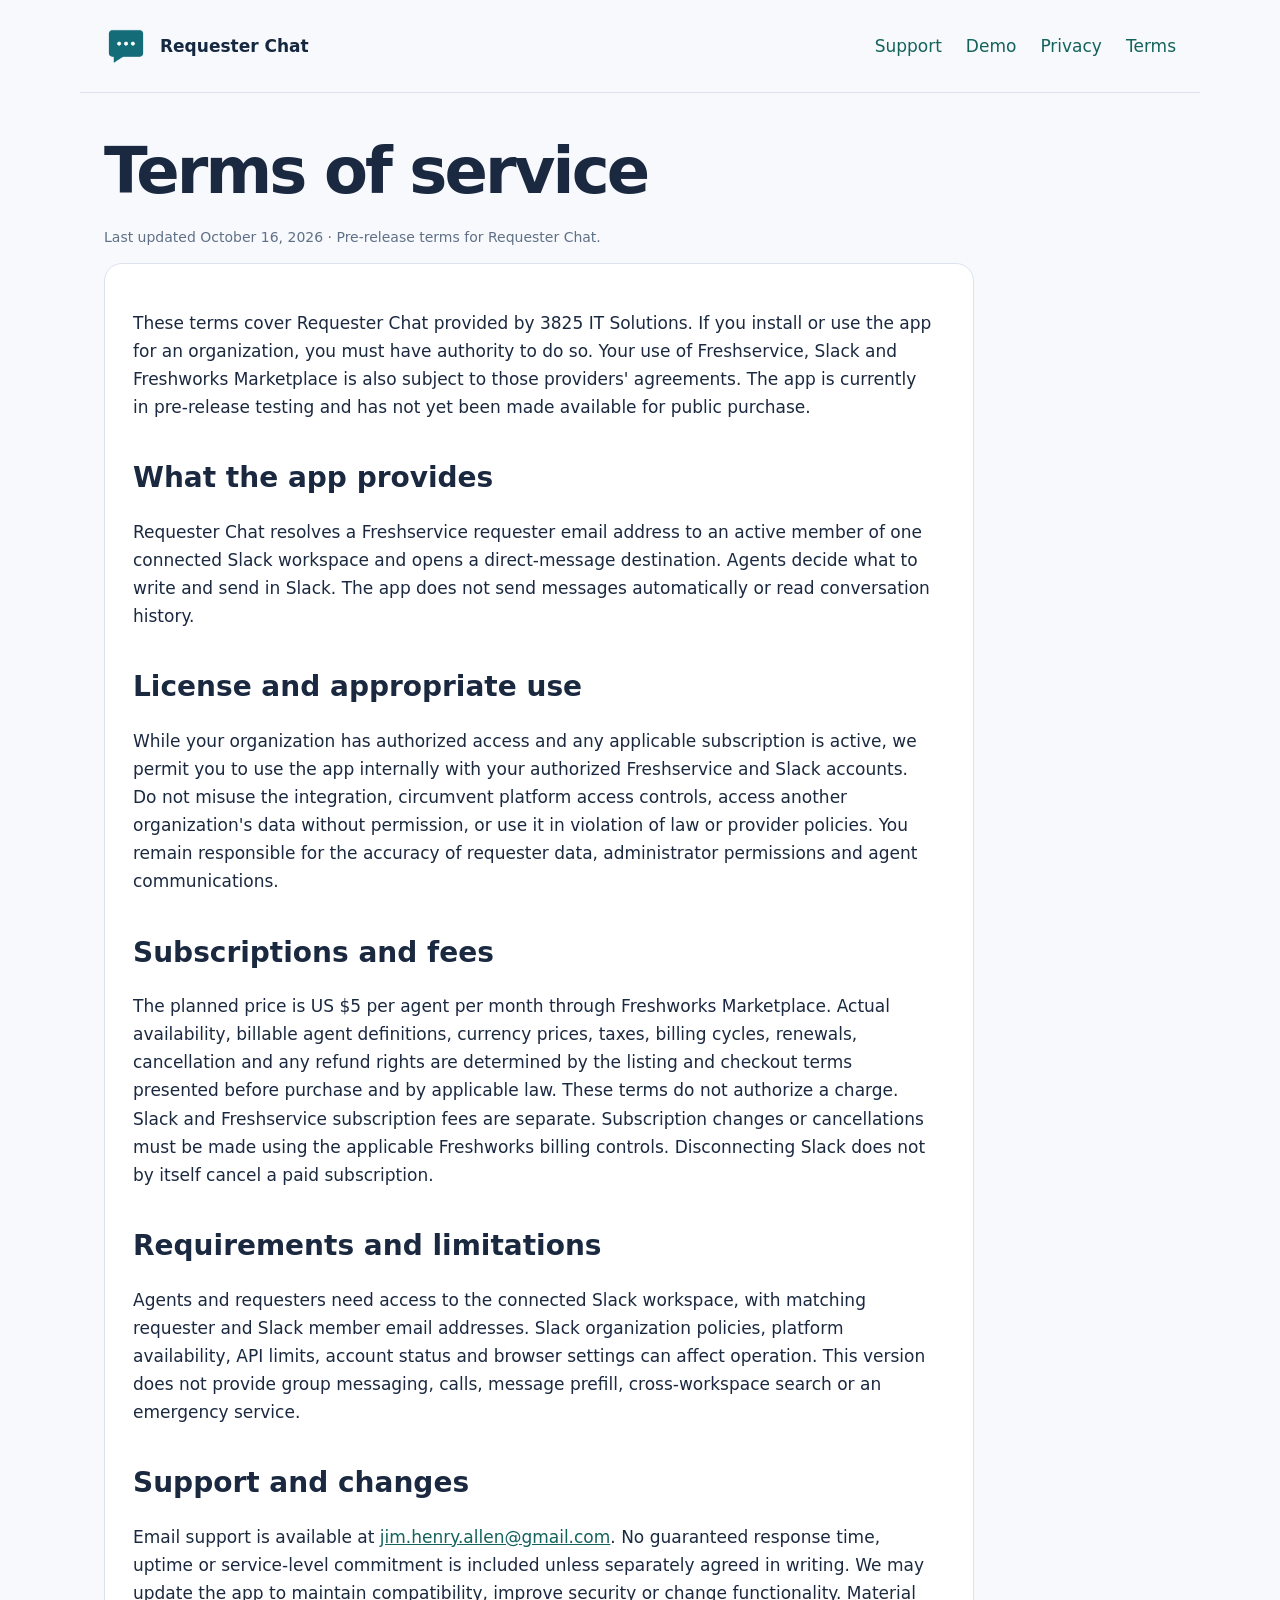
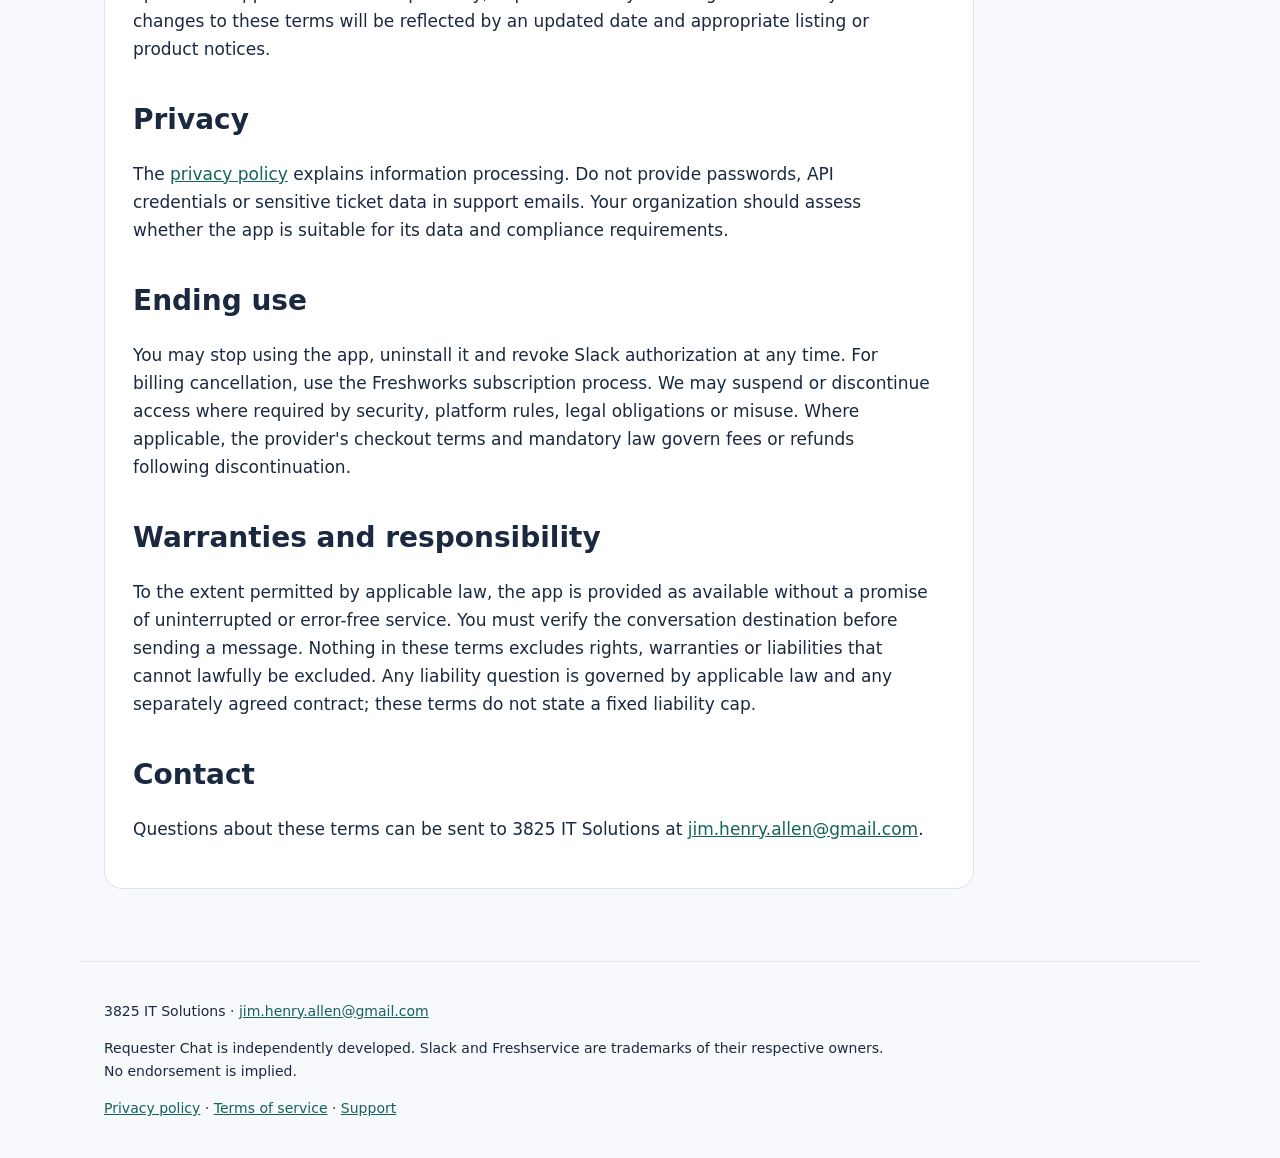
<file: terms.html>
<!doctype html><html lang="en"><head><meta charset="utf-8"><meta name="viewport" content="width=device-width,initial-scale=1"><meta name="description" content="Terms of service"><title>Terms of service | Requester Chat</title><link rel="icon" href="icon.png"><link rel="stylesheet" href="style.css"></head><body><header><a class="brand" href="index.html"><img src="icon.png" alt="">Requester Chat</a><nav aria-label="Main navigation"><a href="support.html">Support</a><a href="demo.html">Demo</a><a href="privacy.html">Privacy</a><a href="terms.html">Terms</a></nav></header><main><h1>Terms of service</h1><p class="small">Last updated October 16, 2026 · Pre-release terms for Requester Chat.</p><section class="paper"><p>These terms cover Requester Chat provided by 3825 IT Solutions. If you install or use the app for an organization, you must have authority to do so. Your use of Freshservice, Slack and Freshworks Marketplace is also subject to those providers' agreements. The app is currently in pre-release testing and has not yet been made available for public purchase.</p><h2>What the app provides</h2><p>Requester Chat resolves a Freshservice requester email address to an active member of one connected Slack workspace and opens a direct-message destination. Agents decide what to write and send in Slack. The app does not send messages automatically or read conversation history.</p><h2>License and appropriate use</h2><p>While your organization has authorized access and any applicable subscription is active, we permit you to use the app internally with your authorized Freshservice and Slack accounts. Do not misuse the integration, circumvent platform access controls, access another organization's data without permission, or use it in violation of law or provider policies. You remain responsible for the accuracy of requester data, administrator permissions and agent communications.</p><h2>Subscriptions and fees</h2><p>The planned price is US $5 per agent per month through Freshworks Marketplace. Actual availability, billable agent definitions, currency prices, taxes, billing cycles, renewals, cancellation and any refund rights are determined by the listing and checkout terms presented before purchase and by applicable law. These terms do not authorize a charge. Slack and Freshservice subscription fees are separate. Subscription changes or cancellations must be made using the applicable Freshworks billing controls. Disconnecting Slack does not by itself cancel a paid subscription.</p><h2>Requirements and limitations</h2><p>Agents and requesters need access to the connected Slack workspace, with matching requester and Slack member email addresses. Slack organization policies, platform availability, API limits, account status and browser settings can affect operation. This version does not provide group messaging, calls, message prefill, cross-workspace search or an emergency service.</p><h2>Support and changes</h2><p>Email support is available at <a href="mailto:jim.henry.allen@gmail.com">jim.henry.allen@gmail.com</a>. No guaranteed response time, uptime or service-level commitment is included unless separately agreed in writing. We may update the app to maintain compatibility, improve security or change functionality. Material changes to these terms will be reflected by an updated date and appropriate listing or product notices.</p><h2>Privacy</h2><p>The <a href="privacy.html">privacy policy</a> explains information processing. Do not provide passwords, API credentials or sensitive ticket data in support emails. Your organization should assess whether the app is suitable for its data and compliance requirements.</p><h2>Ending use</h2><p>You may stop using the app, uninstall it and revoke Slack authorization at any time. For billing cancellation, use the Freshworks subscription process. We may suspend or discontinue access where required by security, platform rules, legal obligations or misuse. Where applicable, the provider's checkout terms and mandatory law govern fees or refunds following discontinuation.</p><h2>Warranties and responsibility</h2><p>To the extent permitted by applicable law, the app is provided as available without a promise of uninterrupted or error-free service. You must verify the conversation destination before sending a message. Nothing in these terms excludes rights, warranties or liabilities that cannot lawfully be excluded. Any liability question is governed by applicable law and any separately agreed contract; these terms do not state a fixed liability cap.</p><h2>Contact</h2><p>Questions about these terms can be sent to 3825 IT Solutions at <a href="mailto:jim.henry.allen@gmail.com">jim.henry.allen@gmail.com</a>.</p></section></main><footer><p>3825 IT Solutions · <a href="mailto:jim.henry.allen@gmail.com">jim.henry.allen@gmail.com</a></p><p>Requester Chat is independently developed. Slack and Freshservice are trademarks of their respective owners. No endorsement is implied.</p><p><a href="privacy.html">Privacy policy</a> · <a href="terms.html">Terms of service</a> · <a href="support.html">Support</a></p></footer></body></html>
</file>
<file: style.css>
*{box-sizing:border-box}body{margin:0;color:#1b2940;background:#f7f9fc;font:17px/1.65 system-ui,-apple-system,sans-serif}a{color:#14625c}header,main,footer{max-width:1120px;margin:auto;padding:24px}header{display:flex;align-items:center;justify-content:space-between;gap:24px;border-bottom:1px solid #dce3ec}header a{text-decoration:none}nav{display:flex;gap:24px;flex-wrap:wrap}.brand{font-weight:750;color:#16283f;display:flex;gap:12px;align-items:center}.brand img{width:44px;height:44px}.eyebrow{font-size:13px;letter-spacing:.12em;text-transform:uppercase;color:#14625c;font-weight:750}h1{font-size:clamp(36px,5vw,64px);line-height:1.08;letter-spacing:-.045em;max-width:900px;margin:20px 0}h2{font-size:28px;line-height:1.2;margin-top:40px}h3{font-size:20px}p{max-width:800px}.lead{font-size:22px;color:#52617a;max-width:740px}.hero{padding:50px 0 36px}.badge{display:inline-block;border-radius:30px;background:#e1f2ee;color:#14564c;padding:6px 14px;font-size:14px}.cards{display:grid;grid-template-columns:repeat(3,1fr);gap:20px}.card,.paper{background:#fff;padding:28px;border:1px solid #dce3ec;border-radius:18px}.paper{max-width:870px}.button{display:inline-block;background:#14625c;color:white;text-decoration:none;border-radius:8px;padding:12px 20px;font-weight:650;margin:10px 10px 10px 0}.button.secondary{color:#14625c;background:#e1f2ee}figure{margin:28px 0}figure img{max-width:100%;height:auto;border:1px solid #cfd8e5;border-radius:12px}figcaption,.small{font-size:14px;color:#607087}.price{font-size:38px;font-weight:750}.notice{padding:14px 18px;border-left:4px solid #14625c;background:#edf5f3}table{width:100%;border-collapse:collapse}td,th{text-align:left;padding:12px;border-bottom:1px solid #dce3ec}video{width:100%;border-radius:12px;background:#1b2940}footer{font-size:14px;border-top:1px solid #dce3ec;margin-top:48px}li{margin:8px 0}:focus-visible{outline:3px solid #c98811;outline-offset:3px}@media(max-width:700px){header{align-items:flex-start;flex-direction:column}.cards{grid-template-columns:1fr}main{padding:18px}.paper{padding:20px}nav{gap:16px}.hero{padding-top:24px}}
</file>
